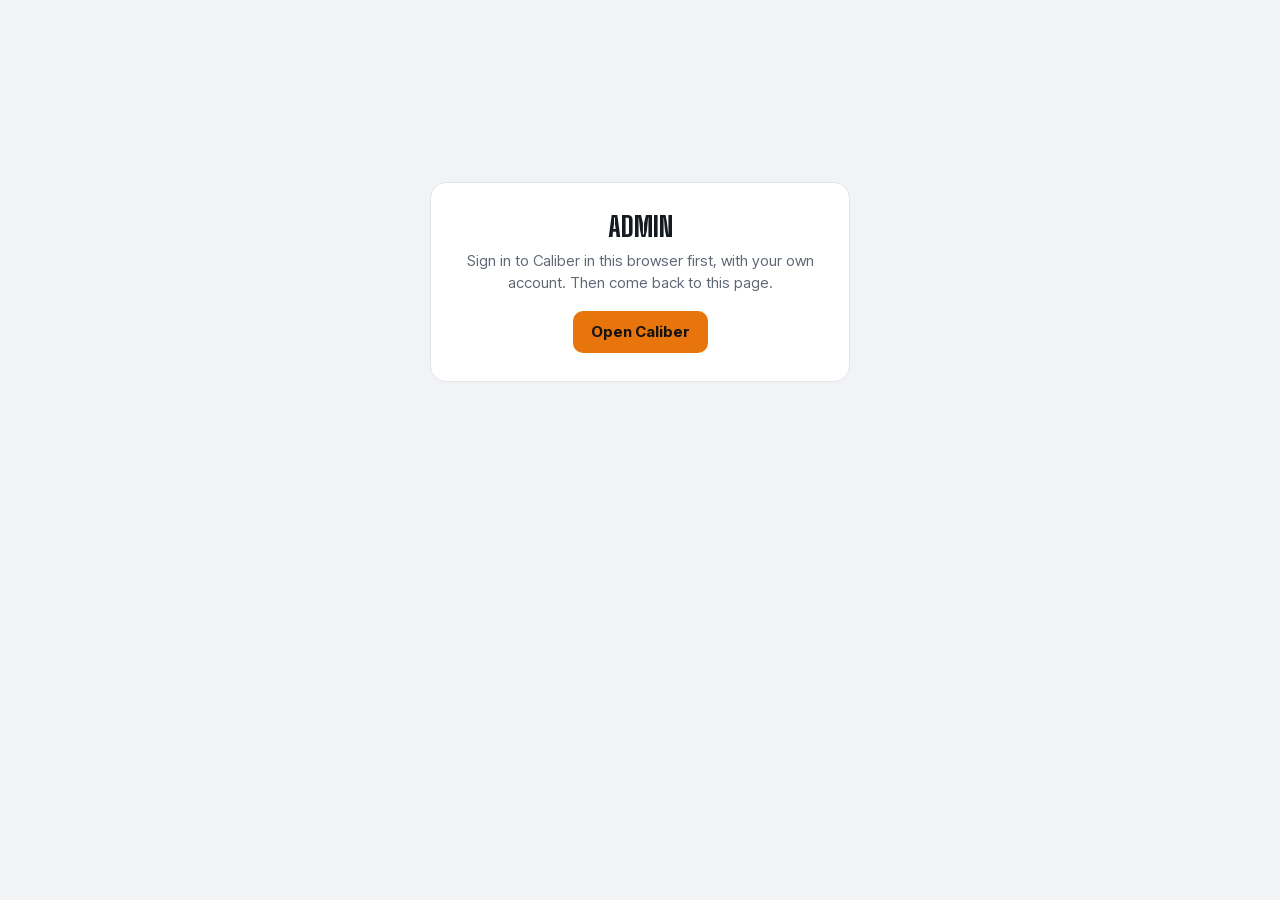
<file: admin.html>
<!doctype html>
<html lang="en">
<head>
<meta charset="utf-8">
<meta name="viewport" content="width=device-width, initial-scale=1, viewport-fit=cover">
<meta name="robots" content="noindex">
<title>Caliber – Admin</title>
<link rel="icon" href="icon-32.png" sizes="32x32">
<link href="fonts/fonts.css" rel="stylesheet">
<!-- The owner's admin page (docs/admin.md). Uses the web app's own sign-in (same browser), and reads everything
     through admin_overview() / admin_set_access() in supabase/migrations/20261104000000_admin.sql, and the Help
     section through admin_help() in 20261106000000_help_feedback.sql, which refuse anyone not listed in public.admins. build-companion.mjs fills in the Supabase config below. -->
<style>
  :root {
    --bg:#F2F3F5; --surface:#FFFFFF; --raised:#F6F7F9; --line:#E1E4E9; --text:#161A21; --muted:#5F6775; --faint:#9AA1AD;
    --accent:#E8740C; --accent-ink:#14110E; --good:#23935F; --warn:#B7830F; --bad:#D93B3B;
    color-scheme: light;
  }
  @media (prefers-color-scheme: dark) { :root:not([data-theme="light"]) {
    --bg:#171A20; --surface:#1F232B; --raised:#272C36; --line:#313744; --text:#EEEBE5; --muted:#9097A4; --faint:#5F6674;
    --accent:#FF8A1F; --good:#2FA36B; --warn:#EDB935; --bad:#E04848; color-scheme: dark; } }
  :root[data-theme="dark"] {
    --bg:#171A20; --surface:#1F232B; --raised:#272C36; --line:#313744; --text:#EEEBE5; --muted:#9097A4; --faint:#5F6674;
    --accent:#FF8A1F; --good:#2FA36B; --warn:#EDB935; --bad:#E04848; color-scheme: dark; }
  * { box-sizing: border-box; }
  body { margin: 0; background: var(--bg); color: var(--text); font: 15px/1.45 'Inter Tight', system-ui, -apple-system, sans-serif;
         padding: env(safe-area-inset-top, 0) 0 env(safe-area-inset-bottom, 0); }
  .wrap { max-width: 1100px; margin: 0 auto; padding: 20px 16px 48px; }
  header { display: flex; align-items: center; gap: 10px; margin-bottom: 18px; }
  .brand { font: 800 22px/1 'Big Shoulders Display', 'Arial Narrow', sans-serif; letter-spacing: .04em; display: flex; align-items: center; gap: 8px; }
  .brand svg { width: 22px; height: 22px; }
  .brand small { font: 600 13px/1 'Inter Tight', sans-serif; letter-spacing: 0; color: var(--muted); padding: 3px 8px; border: 1px solid var(--line); border-radius: 99px; }
  header .spacer { flex: 1; }
  .updated { color: var(--muted); font-size: 13px; }
  button { font: inherit; cursor: pointer; border: 0; border-radius: 10px; padding: 8px 14px; font-weight: 650; }
  .ghost { background: var(--surface); color: var(--text); border: 1px solid var(--line); }
  .primary { background: var(--accent); color: var(--accent-ink); }
  .danger { background: transparent; color: var(--bad); border: 1px solid var(--line); }
  button:disabled { opacity: .55; cursor: default; }
  h2 { font: 700 13px/1.2 'Inter Tight', sans-serif; text-transform: uppercase; letter-spacing: .08em; color: var(--muted); margin: 28px 0 10px; }
  .card { background: var(--surface); border: 1px solid var(--line); border-radius: 16px; }
  .tiles { display: grid; grid-template-columns: repeat(2, minmax(0, 1fr)); gap: 10px; }
  @media (min-width: 720px) { .tiles { grid-template-columns: repeat(4, minmax(0, 1fr)); } }
  .tile { padding: 14px 16px; }
  .tile .label { color: var(--muted); font-size: 13px; }
  .tile .value { font: 700 30px/1.1 'Barlow Semi Condensed', 'Inter Tight', sans-serif; margin-top: 4px; font-variant-numeric: tabular-nums; }
  .tile .sub { color: var(--muted); font-size: 12.5px; margin-top: 2px; }
  .tile.attention { border-color: var(--accent); }
  .chart { padding: 16px; }
  .chart .title { font-weight: 650; }
  .chart .note { color: var(--muted); font-size: 13px; }
  .bars { position: relative; display: flex; align-items: flex-end; gap: 6px; height: 140px; margin-top: 14px; border-bottom: 1px solid var(--line); }
  .bar { flex: 1; display: flex; flex-direction: column; justify-content: flex-end; height: 100%; position: relative; }
  .bar i { display: block; width: 100%; max-width: 26px; margin: 0 auto; background: var(--accent); border-radius: 4px 4px 0 0; min-height: 0; }
  .bar.zero i { background: none; }
  .bar:hover i, .bar:focus i { filter: brightness(1.12); }
  .bar .tip { position: absolute; bottom: calc(100% + 6px); left: 50%; transform: translateX(-50%); white-space: nowrap; background: var(--text); color: var(--bg);
              font-size: 12px; padding: 4px 8px; border-radius: 6px; pointer-events: none; opacity: 0; transition: opacity .1s; z-index: 2; }
  .bar:hover .tip, .bar:focus .tip { opacity: 1; }
  .axis { display: flex; gap: 6px; margin-top: 6px; color: var(--faint); font-size: 11px; }
  .axis span { flex: 1; text-align: center; overflow: hidden; }
  .pending { padding: 4px 0; }
  .pending .row { display: flex; align-items: center; gap: 10px; padding: 10px 16px; flex-wrap: wrap; }
  .pending .row + .row { border-top: 1px solid var(--line); }
  .pending .who { flex: 1 1 200px; min-width: 0; }
  .pending .who b { display: block; overflow-wrap: anywhere; }
  .pending .who span { color: var(--muted); font-size: 13px; }
  .empty { padding: 14px 16px; color: var(--muted); }
  .tools { display: flex; gap: 10px; align-items: center; flex-wrap: wrap; margin-bottom: 10px; }
  .tools input { flex: 1 1 220px; font: inherit; padding: 9px 12px; border-radius: 10px; border: 1px solid var(--line); background: var(--surface); color: var(--text); }
  .note { color: var(--muted); font-size: 13px; }
  .scroll { overflow-x: auto; -webkit-overflow-scrolling: touch; }
  table { border-collapse: collapse; width: 100%; min-width: 880px; font-size: 14px; }
  th, td { text-align: left; padding: 10px 12px; border-bottom: 1px solid var(--line); vertical-align: top; white-space: nowrap; }
  th { color: var(--muted); font-weight: 650; font-size: 12.5px; cursor: pointer; user-select: none; position: sticky; top: 0; background: var(--surface); }
  th[aria-sort] { color: var(--text); }
  td.num, th.num { text-align: right; font-variant-numeric: tabular-nums; }
  td .email { font-weight: 600; white-space: normal; overflow-wrap: anywhere; min-width: 190px; max-width: 260px; display: block; }
  td .nick { color: var(--muted); font-size: 12.5px; }
  tr:last-child td { border-bottom: 0; }
  .pill { display: inline-flex; align-items: center; gap: 5px; font-size: 12.5px; font-weight: 650; padding: 2px 8px; border-radius: 99px; border: 1px solid var(--line); }
  .pill::before { content: ''; width: 7px; height: 7px; border-radius: 50%; background: var(--faint); }
  .pill.approved::before { background: var(--good); } .pill.pending::before { background: var(--warn); } .pill.denied::before { background: var(--bad); }
  .muted { color: var(--muted); }
  .center { max-width: 420px; margin: 18vh auto 0; padding: 28px 24px; text-align: center; }
  .center h1 { font: 800 28px/1.1 'Big Shoulders Display', 'Arial Narrow', sans-serif; text-transform: uppercase; margin: 0 0 8px; }
  .center p { color: var(--muted); margin: 0 0 18px; }
  .center a.primary { display: inline-block; text-decoration: none; border-radius: 10px; padding: 10px 18px; font-weight: 700; }
  .waitlist div { padding: 9px 16px; display: flex; justify-content: space-between; gap: 10px; flex-wrap: wrap; }
  .waitlist div + div { border-top: 1px solid var(--line); }
  .help-grid { display: grid; gap: 10px; }
  @media (min-width: 720px) { .help-grid { grid-template-columns: minmax(0, 3fr) minmax(0, 2fr); align-items: start; } }
  .help-row { padding: 10px 16px; display: grid; grid-template-columns: minmax(0, 1fr) auto auto; gap: 4px 14px; align-items: baseline; }
  .help-row + .help-row { border-top: 1px solid var(--line); }
  .help-row .yes { color: var(--good); font-variant-numeric: tabular-nums; white-space: nowrap; }
  .help-row .no { color: var(--bad); font-variant-numeric: tabular-nums; white-space: nowrap; }
  .help-row small { grid-column: 1 / -1; color: var(--muted); font-size: 13px; overflow-wrap: anywhere; }
  .card-title { padding: 12px 16px 0; font-weight: 650; }
</style>
</head>
<body>
<div class="wrap" id="root"><p class="muted">Loading…</p></div>
<script src="vendor/supabase.js"></script>
<script>
(() => {
  const CFG = {"url":"https://xbapjmnnsnkaxelldkpl.supabase.co","publishableKey":"sb_publishable_FBcN60xU0nqNnNcfLijWGA_VDTeQEMU"};
  // same client settings as shell/auth.js on the web, so this page shares the app's sign-in
  const sb = window.supabase.createClient(CFG.url, CFG.publishableKey, {
    auth: { flowType: 'pkce', persistSession: true, autoRefreshToken: true, detectSessionInUrl: false },
  });
  const root = document.getElementById('root');
  const MARK = '<svg viewBox="0 0 100 100" aria-hidden="true"><path d="M80.95 77.87A41.65 41.65 0 1 1 80.95 22.13" fill="none" stroke="currentColor" stroke-width="16.7"/><circle cx="50" cy="50" r="19.3" fill="#FF8A1F"/></svg>';
  const esc = s => String(s ?? '').replace(/[&<>"']/g, c => ({ '&': '&amp;', '<': '&lt;', '>': '&gt;', '"': '&quot;', "'": '&#39;' }[c]));
  const DAY = 864e5;
  const ago = iso => {
    if (!iso) return '—';
    const d = (Date.now() - new Date(iso)) / DAY;
    if (d < 1 / 24) return 'just now';
    if (d < 1) return `${Math.round(d * 24)}h ago`;
    if (d < 30) return `${Math.round(d)}d ago`;
    return new Date(iso).toLocaleDateString('en-US', { month: 'short', day: 'numeric', year: d > 300 ? 'numeric' : undefined });
  };
  const date = iso => iso ? new Date(iso).toLocaleDateString('en-US', { month: 'short', day: 'numeric' }) : '—';
  const within = (iso, days) => iso && Date.now() - new Date(iso) < days * DAY;
  const PROVIDER = { email: 'Email link', google: 'Google', apple: 'Apple' };
  const VIA = { ios: 'iPhone', web: 'Web', existing: 'Before approvals' };

  function centered(title, text, link) {
    root.innerHTML = `<div class="card center"><h1>${esc(title)}</h1><p>${esc(text)}</p>${link ? `<a class="primary" href="${link[1]}">${esc(link[0])}</a>` : ''}</div>`;
  }

  let data = null, help = null, sortKey = 'last_active', sortDir = -1, query = '';

  async function load() {
    const { data: { session } } = await sb.auth.getSession();
    if (!session) return centered('Admin', 'Sign in to Caliber in this browser first, with your own account. Then come back to this page.', ['Open Caliber', './']);
    let res;
    try { res = await sb.rpc('admin_overview'); } catch (e) { res = { error: e }; }
    if (res.error) {
      const m = `${res.error.code} ${res.error.message}`;
      if (/not_admin/.test(m)) return centered('Not an admin', `${session.user.email} isn’t on the admin list. Sign in with your owner account.`, ['Open Caliber', './']);
      if (/PGRST202|admin_overview/.test(m)) return centered('Not set up yet', 'The admin functions aren’t in the database yet. Run supabase/migrations/20261104000000_admin.sql.');
      return centered('Can’t load', res.error.message || 'Check your connection and reload.');
    }
    data = res.data;
    try { res = await sb.rpc('admin_help'); } catch (e) { res = { error: e }; }
    help = res.error ? { error: `${res.error.code} ${res.error.message}` } : res.data;
    render(session);
  }

  function tile(label, value, sub, attention) {
    return `<div class="card tile${attention ? ' attention' : ''}"><div class="label">${esc(label)}</div><div class="value">${esc(value)}</div>${sub ? `<div class="sub">${esc(sub)}</div>` : ''}</div>`;
  }

  // Sign-ups per week, last 12 weeks (weeks start Monday)
  function weeks(users) {
    const start = d => { const x = new Date(d); x.setHours(0, 0, 0, 0); x.setDate(x.getDate() - ((x.getDay() + 6) % 7)); return x; };
    const now = start(Date.now()), out = [];
    for (let i = 11; i >= 0; i--) { const s = new Date(now); s.setDate(s.getDate() - i * 7); out.push({ start: s, n: 0 }); }
    for (const u of users) { const s = start(u.created_at).getTime(); const w = out.find(o => o.start.getTime() === s); if (w) w.n++; }
    return out;
  }

  function render(session) {
    const users = data.users;
    const pending = users.filter(u => u.access === 'pending');
    const active7 = users.filter(u => within(u.last_active, 7)).length, active30 = users.filter(u => within(u.last_active, 30)).length;
    const new7 = users.filter(u => within(u.created_at, 7)).length;
    const never = users.filter(u => !u.confirmed).length;
    const wk = weeks(users), max = Math.max(1, ...wk.map(w => w.n));
    root.innerHTML = `
      <header>
        <div class="brand">${MARK}CALIBER <small>Admin</small></div>
        <div class="spacer"></div>
        <span class="updated">Updated ${ago(data.generated_at)}</span>
        <button class="ghost" id="refresh">Refresh</button>
      </header>
      <div class="tiles">
        ${tile('Accounts', users.length, `${new7} new this week`)}
        ${tile('Active, last 7 days', active7, `${active30} in the last 30 days`)}
        ${tile('Workouts, last 7 days', data.workouts_7d, `${data.workouts_total} logged in all`)}
        ${tile('Waiting for approval', pending.length, pending.length ? 'Web sign-ups, below' : 'Nobody waiting', pending.length > 0)}
        ${tile('Never signed in', never, 'Asked for a link, never tapped it')}
        ${tile('Food entries', data.food_total, 'All time')}
        ${tile('Claude requests', data.ai_30d, 'Last 30 days')}
        ${tile('Waitlist', data.waitlist.length, `${data.requests_open} open exercise ${data.requests_open === 1 ? 'request' : 'requests'}`)}
      </div>

      <h2>Sign-ups by week</h2>
      <div class="card chart">
        <div class="title">New accounts per week</div><div class="note">Last 12 weeks, weeks start Monday. Hover or tap a bar for the count.</div>
        <div class="bars" role="img" aria-label="New accounts per week, last 12 weeks">
          ${wk.map(w => `<div class="bar${w.n ? '' : ' zero'}" tabindex="0"><i style="height:${(w.n / max) * 100}%"></i><span class="tip">Week of ${date(w.start)}: ${w.n} ${w.n === 1 ? 'account' : 'accounts'}</span></div>`).join('')}
        </div>
        <div class="axis">${wk.map((w, i) => `<span>${i % 2 ? '' : date(w.start)}</span>`).join('')}</div>
      </div>

      <h2>Waiting for approval</h2>
      ${pending.length ? '<p class="note">Approving here lets them in the next time they open Caliber, but doesn’t email them. The Approve link in your email does both.</p>' : ''}
      <div class="card pending">${pending.length ? pending.map(u => `
        <div class="row" data-id="${esc(u.id)}">
          <div class="who"><b>${esc(u.email)}</b><span>Asked ${ago(u.requested_at || u.created_at)} · ${esc(PROVIDER[u.provider] || u.provider)}</span></div>
          <button class="primary" data-act="approved">Approve</button><button class="danger" data-act="denied">Deny</button>
        </div>`).join('') : '<div class="empty">Nobody is waiting. New web sign-ups appear here and in your email.</div>'}
      </div>

      <h2>Accounts</h2>
      <div class="tools"><input id="q" type="search" placeholder="Search email or nickname" value="${esc(query)}" aria-label="Search accounts"></div>
      <p class="note">Plan: payments aren’t set up yet, so every account is on the free beta. This column will show each person’s subscription once in-app purchases are live.</p>
      <div class="card scroll"><table>
        <thead><tr>
          ${[['email', 'Account'], ['provider', 'Signs in with'], ['access', 'Web access'], ['plan', 'Plan'], ['created_at', 'Joined'], ['last_active', 'Last active'],
             ['workouts_30d', 'Workouts, 30 days', 1], ['workouts', 'Workouts, all', 1], ['food', 'Food', 1], ['weigh_ins', 'Weigh-ins', 1], ['friends', 'Friends', 1]]
            .map(([k, l, n]) => `<th data-k="${k}"${n ? ' class="num"' : ''}${sortKey === k ? ` aria-sort="${sortDir > 0 ? 'ascending' : 'descending'}"` : ''}>${l}${sortKey === k ? (sortDir > 0 ? ' ↑' : ' ↓') : ''}</th>`).join('')}
        </tr></thead>
        <tbody id="tbody"></tbody>
      </table></div>

      <h2>Help</h2>
      ${helpSection()}

      <h2>Waitlist</h2>
      <div class="card waitlist">${data.waitlist.length ? data.waitlist.map(w => `<div><span>${esc(w.email)}</span><span class="muted">${esc(w.source || '')} · ${date(w.created_at)}</span></div>`).join('') : '<div class="empty">No one on the waitlist yet.</div>'}</div>
      <p class="note" style="margin-top:24px">Signed in as ${esc(session.user.email)}. This page is only visible to accounts on the admin list.</p>`;
    table();
    document.getElementById('refresh').onclick = load;
    document.getElementById('q').oninput = e => { query = e.target.value; table(); };
    root.querySelectorAll('th[data-k]').forEach(th => th.onclick = () => {
      const k = th.dataset.k; if (sortKey === k) sortDir = -sortDir; else { sortKey = k; sortDir = /email|provider|access|plan/.test(k) ? 1 : -1; }
      render(session);
    });
    root.querySelectorAll('.pending button').forEach(b => b.onclick = () => decide(b));
  }

  // "Did this answer your question?" answers and searches that found nothing (Profile → Help in the app)
  const WHY = { screen: 'screen looks different', answer: 'didn’t answer the question', hard: 'hard to follow' };
  const article = id => { const t = String(id).replace(/-/g, ' '); return t[0].toUpperCase() + t.slice(1); };
  function helpSection() {
    if (!help || help.error) return /PGRST202|admin_help/.test(help && help.error || '')
      ? '<div class="card"><div class="empty">Not set up yet. Run supabase/migrations/20261106000000_help_feedback.sql.</div></div>'
      : `<div class="card"><div class="empty">Can’t load help feedback: ${esc(help && help.error || 'unknown error')}</div></div>`;
    const votes = help.articles.map(a => {
      const why = Object.keys(WHY).filter(k => a[k]).map(k => `${a[k]} said ${WHY[k]}`);
      const notes = a.notes.slice(0, 3).map(n => `“${esc(n.note)}”`);
      return `<div class="help-row"><span>${esc(article(a.article))}</span><span class="yes">${a.yes_count} yes</span><span class="no">${a.no_count} no</span>
        ${why.length || notes.length ? `<small>${[why.join(', '), notes.join(' ')].filter(Boolean).join(' · ')}</small>` : ''}</div>`;
    }).join('');
    const missed = help.no_match.map(m => `<div class="help-row"><span>${esc(m.query)}</span><span class="muted">${ago(m.last_at)}</span><span>${m.people} ${m.people === 1 ? 'person' : 'people'}</span></div>`).join('');
    return `<p class="note">Last ${help.days} days, from people signed in. Each person’s latest answer per article counts.</p>
      <div class="help-grid">
        <div class="card"><div class="card-title">Did this answer your question?</div>${votes || '<div class="empty">No answers yet. They appear at the bottom of every help article.</div>'}</div>
        <div class="card"><div class="card-title">Searches with no answer</div>${missed || '<div class="empty">None yet. When a search in Help finds nothing, it shows here.</div>'}</div>
      </div>`;
  }

  function table() {
    const q = query.trim().toLowerCase();
    const val = (u, k) => k === 'plan' ? 'beta' : k === 'access' ? (u.access || '') : u[k] ?? '';
    const rows = data.users.filter(u => !q || `${u.email} ${u.nickname || ''}`.toLowerCase().includes(q))
      .sort((a, b) => { const x = val(a, sortKey), y = val(b, sortKey); return (x > y ? 1 : x < y ? -1 : 0) * sortDir; });
    document.getElementById('tbody').innerHTML = rows.map(u => `<tr>
      <td><span class="email">${esc(u.email || '(no email)')}</span>${u.nickname ? `<span class="nick">${esc(u.nickname)}</span>` : ''}${u.is_admin ? ' <span class="nick">· admin</span>' : ''}</td>
      <td>${esc(PROVIDER[u.provider] || u.provider)}<div class="nick">${esc(VIA[u.via] || '')}</div></td>
      <td>${u.access ? `<span class="pill ${esc(u.access)}">${esc(u.access[0].toUpperCase() + u.access.slice(1))}</span>` : '<span class="muted">—</span>'}</td>
      <td>Free beta</td>
      <td>${date(u.created_at)}</td>
      <td>${u.confirmed ? ago(u.last_active) : '<span class="muted">Never signed in</span>'}</td>
      <td class="num">${u.workouts_30d}</td><td class="num">${u.workouts}</td><td class="num">${u.food}</td><td class="num">${u.weigh_ins}</td><td class="num">${u.friends}</td>
    </tr>`).join('') || '<tr><td colspan="11" class="muted">No accounts match.</td></tr>';
  }

  async function decide(btn) {
    const row = btn.closest('.row'), status = btn.dataset.act;
    row.querySelectorAll('button').forEach(b => b.disabled = true);
    let res;
    try { res = await sb.rpc('admin_set_access', { target: row.dataset.id, new_status: status }); } catch (e) { res = { error: e }; }
    if (res.error) { row.querySelectorAll('button').forEach(b => b.disabled = false); return alert(`Couldn’t save: ${res.error.message}`); }
    load();
  }

  load();
})();
</script>
</body>
</html>
</file>
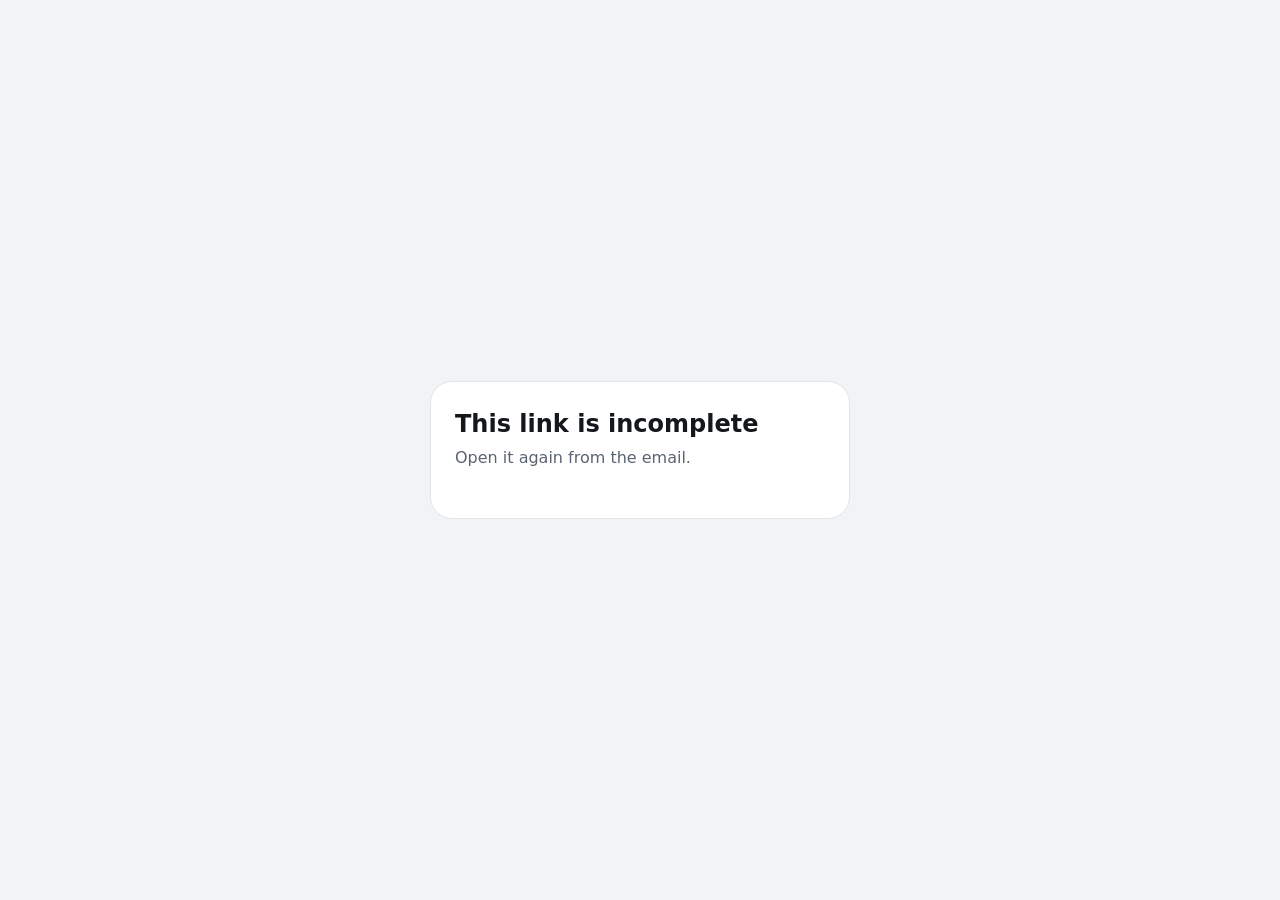
<file: approve.html>
<!doctype html>
<html lang="en">
<head>
<meta charset="utf-8">
<meta name="viewport" content="width=device-width, initial-scale=1">
<meta name="robots" content="noindex">
<title>Caliber – Web access</title>
<link rel="icon" href="icon-32.png" sizes="32x32">
<!-- Opened from the owner's "Web sign-up waiting" email (supabase/functions/web-access). Nothing is decided until
     the button is pressed, because mail scanners open links. build-companion.mjs fills in the Supabase config below. -->
<style>
  :root { --bg:#171A20; --surface:#1F232B; --line:#313744; --text:#F2EFE9; --muted:#9AA3B2; --accent:#FF8A1F; --warn:#FF6B5E; }
  @media (prefers-color-scheme: light) { :root { --bg:#F2F3F5; --surface:#FFFFFF; --line:#E1E4E9; --text:#14171C; --muted:#5B6472; } }
  * { box-sizing: border-box; }
  body { margin: 0; min-height: 100vh; display: grid; place-items: center; padding: 24px 16px;
         background: var(--bg); color: var(--text); font: 16px/1.5 -apple-system, BlinkMacSystemFont, "Inter Tight", system-ui, sans-serif; }
  main { width: 100%; max-width: 420px; background: var(--surface); border: 1px solid var(--line); border-radius: 22px; padding: 28px 24px; }
  h1 { font-size: 24px; line-height: 1.2; margin: 0 0 8px; }
  p { margin: 0 0 20px; color: var(--muted); }
  button { width: 100%; font: inherit; font-weight: 700; border: 0; border-radius: 14px; padding: 14px; cursor: pointer;
           background: var(--accent); color: #14110E; }
  button.deny { background: var(--warn); color: #fff; }
  button:disabled { opacity: .6; cursor: default; }
  .done { color: var(--text); }
</style>
</head>
<body>
<main>
  <h1 id="title">Web access</h1>
  <p id="sub">Checking the link…</p>
  <button id="go" hidden></button>
</main>
<script>
  const CFG = {"url":"https://xbapjmnnsnkaxelldkpl.supabase.co","publishableKey":"sb_publishable_FBcN60xU0nqNnNcfLijWGA_VDTeQEMU"};
  const q = new URLSearchParams(location.search);
  const decision = q.get('d'), user = q.get('u'), token = q.get('t');
  const title = document.getElementById('title'), sub = document.getElementById('sub'), go = document.getElementById('go');
  if (!['approve', 'deny'].includes(decision) || !user || !token) {
    title.textContent = 'This link is incomplete';
    sub.textContent = 'Open it again from the email.';
  } else {
    const approve = decision === 'approve';
    title.textContent = approve ? 'Approve this person?' : 'Deny this person?';
    sub.textContent = approve ? 'They can use Caliber on the web right away, and get an email saying so.'
      : 'They stay on the waiting screen. Nobody is emailed. You can approve them later from the same email.';
    go.textContent = approve ? 'Approve' : 'Deny';
    go.className = approve ? '' : 'deny';
    go.hidden = false;
    go.onclick = async () => {
      go.disabled = true; go.textContent = approve ? 'Approving…' : 'Denying…';
      try {
        const res = await fetch(`${CFG.url}/functions/v1/web-access`, {
          method: 'POST',
          headers: { apikey: CFG.publishableKey, 'Content-Type': 'application/json' },
          body: JSON.stringify({ action: 'decide', decision, user, token }),
        });
        const r = await res.json().catch(() => ({}));
        if (!res.ok) throw new Error(r.error === 'bad_link' ? 'This link isn’t valid. Open it again from the email.'
          : r.error === 'not_found' ? 'That account no longer exists.' : r.error || `HTTP ${res.status}`);
        title.textContent = r.status === 'approved' ? 'Approved' : 'Denied';
        sub.className = 'done';
        sub.textContent = r.status === 'approved'
          ? `${r.email} can use Caliber on the web.${r.already ? ' (They were already approved.)' : r.emailed ? ' They’ve been emailed.' : ' The email to them didn’t send, so let them know yourself.'}`
          : `${r.email} stays on the waiting screen.${r.already ? ' (They were already denied.)' : ''}`;
        go.hidden = true;
      } catch (e) {
        sub.textContent = String(e.message || e);
        go.disabled = false; go.textContent = approve ? 'Approve' : 'Deny';
      }
    };
  }
</script>
</body>
</html>
</file>
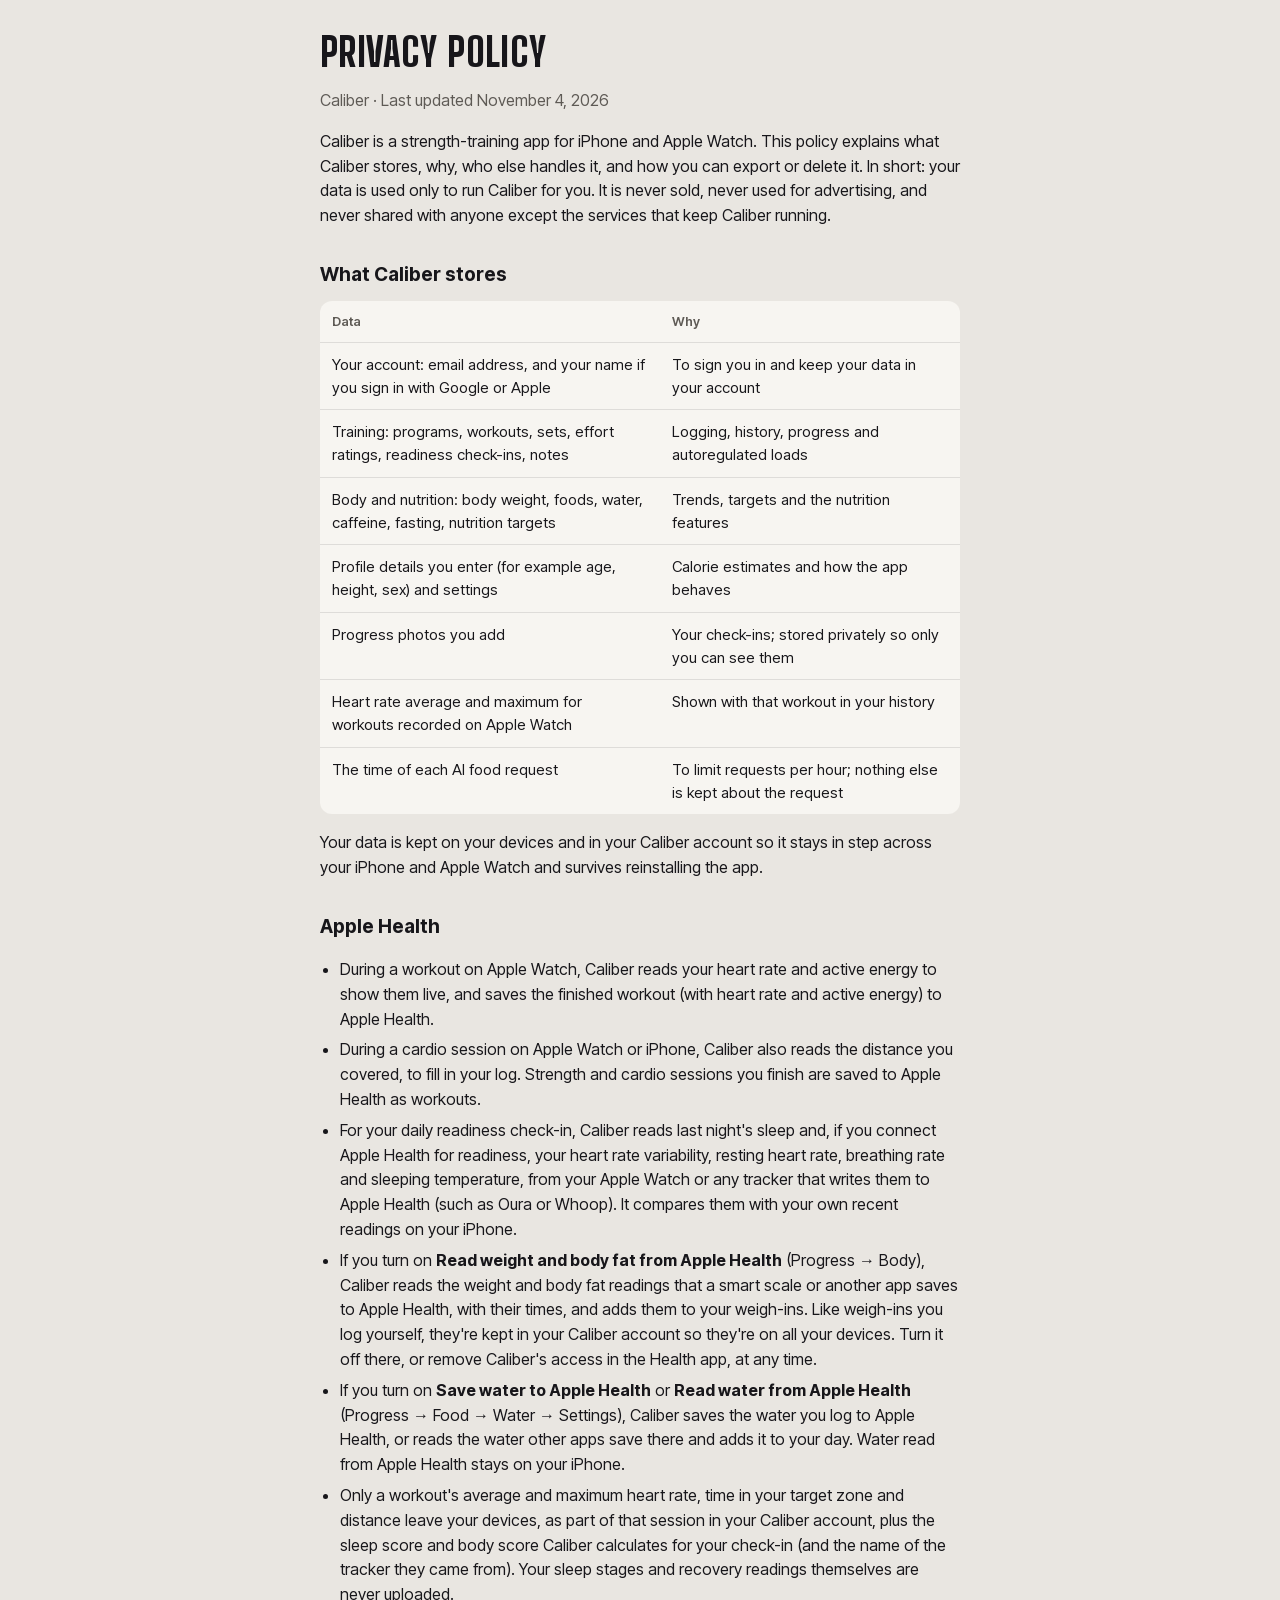
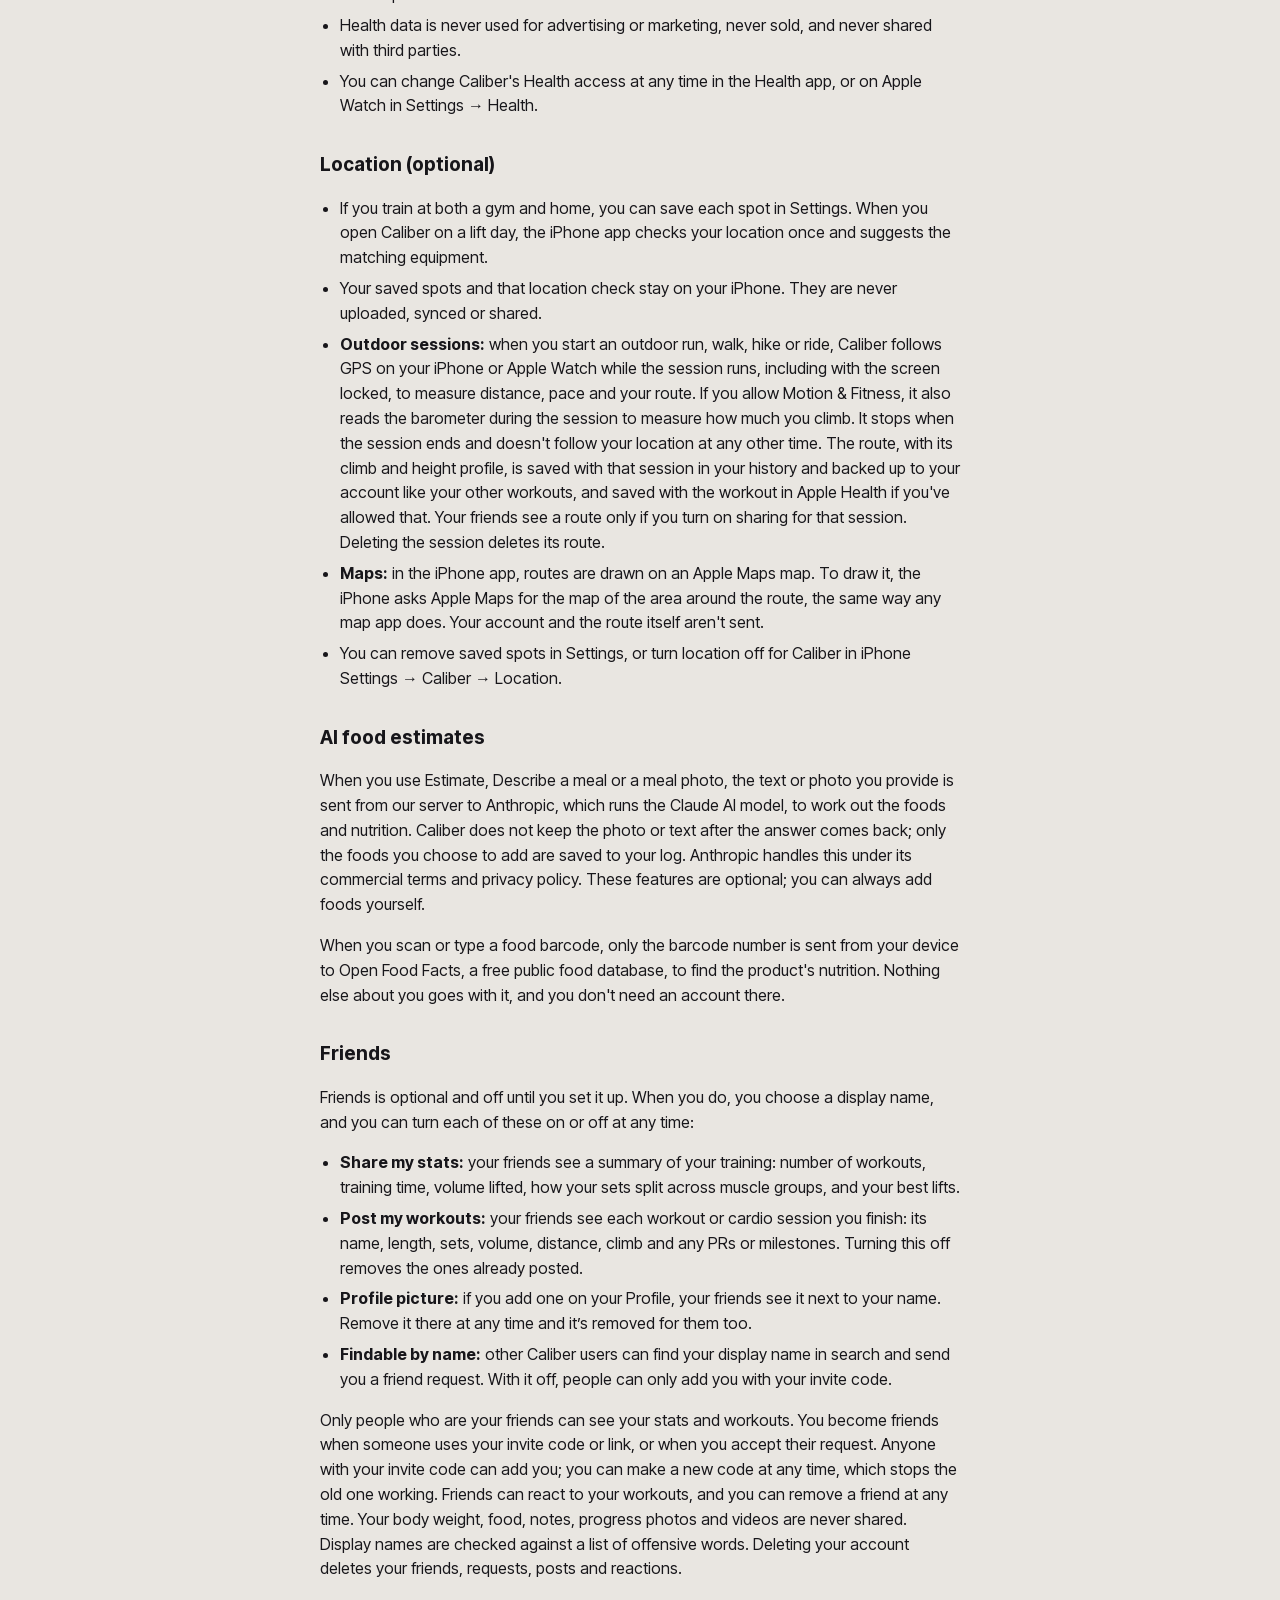
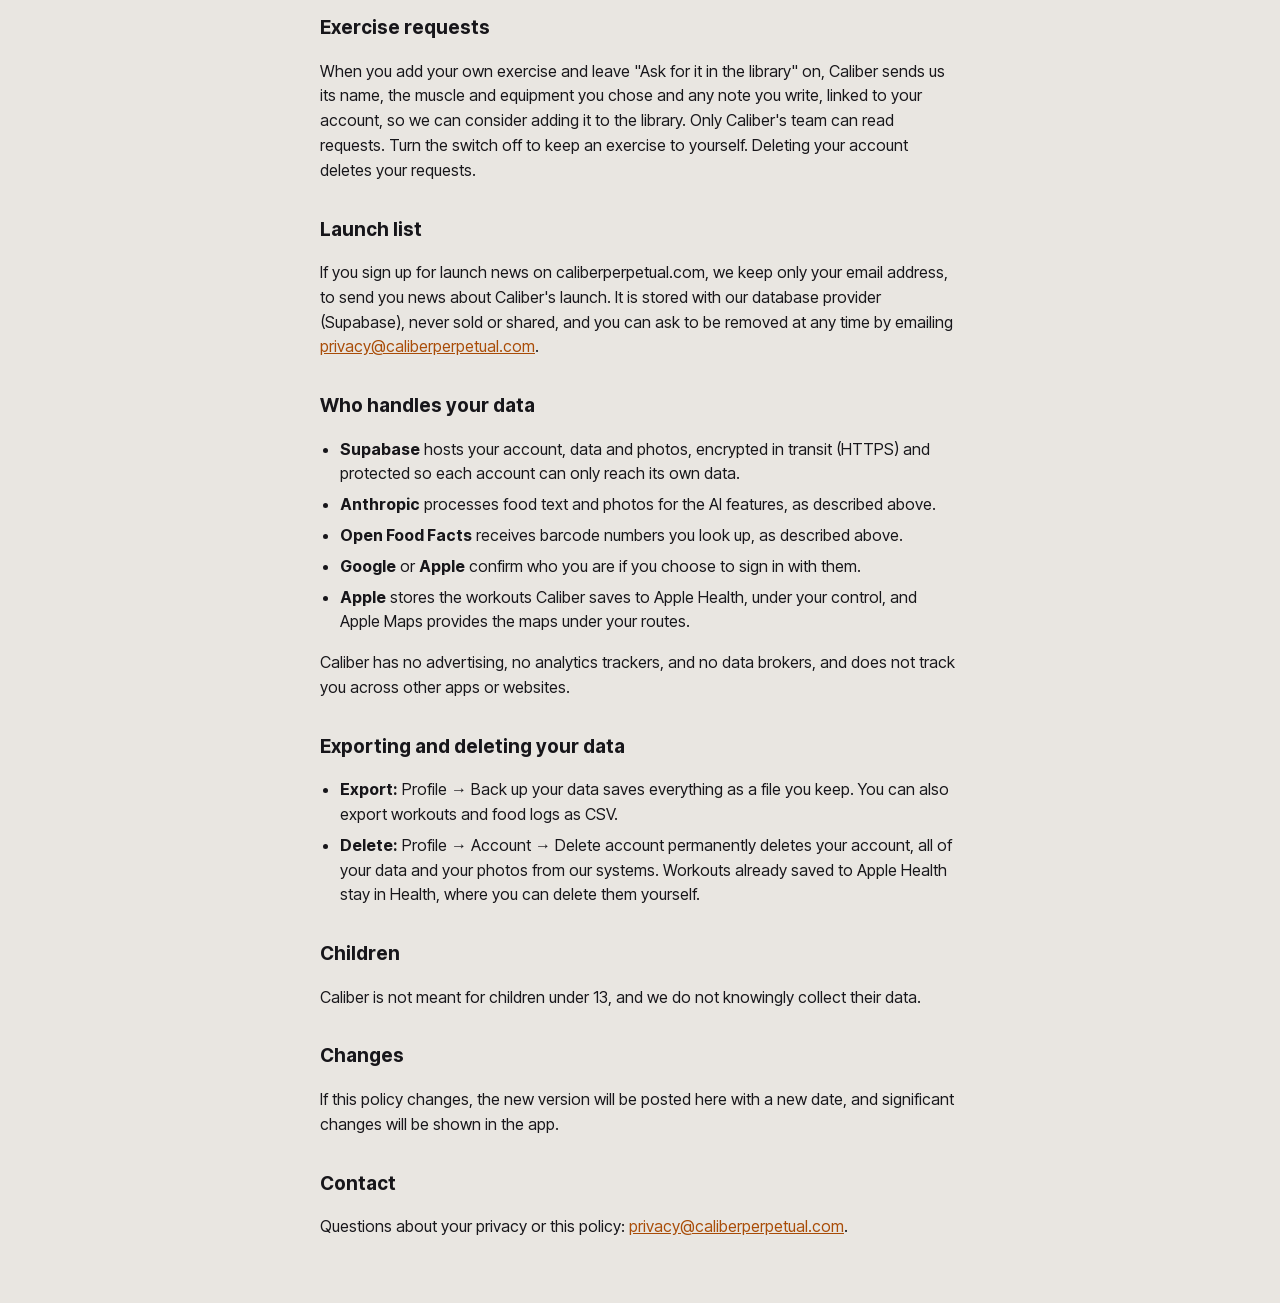
<file: privacy.html>
<!doctype html>
<html lang="en">
<head>
<meta charset="utf-8">
<meta name="viewport" content="width=device-width, initial-scale=1, viewport-fit=cover">
<title>Caliber Privacy Policy</title>
<!-- Caliber's privacy policy (CALIBER_HANDOFF.md 11). Bundled in the app (www/privacy.html) and meant to be
     hosted at a public URL for the App Store listing. Keep it in step with what the app actually does. -->
<link rel="stylesheet" href="fonts/fonts.css">
<script>
  // shown inside the app: match the app's light or dark theme (?theme=dark|light)
  const t = new URLSearchParams(location.search).get('theme');
  if (t) { document.documentElement.dataset.theme = t; document.documentElement.classList.add('embedded'); }
</script>
<style>
  :root{--bg:#E9E6E1;--surface:#F7F5F1;--text:#17161A;--muted:#5E5A55;--line:rgba(0,0,0,.1);--accent:#A94C07}
  @media (prefers-color-scheme:dark){:root:not([data-theme="light"]){--bg:#0C0D0F;--surface:#16181B;--text:#F2EFE9;--muted:#9A9EA5;--line:rgba(255,255,255,.09);--accent:#FF8A1F}}
  :root[data-theme="dark"]{--bg:#0C0D0F;--surface:#16181B;--text:#F2EFE9;--muted:#9A9EA5;--line:rgba(255,255,255,.09);--accent:#FF8A1F}
  *{box-sizing:border-box}
  body{margin:0;background:var(--bg);color:var(--text);font:16px/1.55 -apple-system,BlinkMacSystemFont,"Inter Tight","Segoe UI",sans-serif;-webkit-text-size-adjust:100%}
  main{max-width:680px;margin:0 auto;padding:calc(env(safe-area-inset-top,0px) + 32px) 20px calc(env(safe-area-inset-bottom,0px) + 48px)}
  .embedded main{padding:20px 18px 32px}
  h1{font:800 40px/1 "Big Shoulders Display",-apple-system,sans-serif;text-transform:uppercase;letter-spacing:.01em;margin:0 0 8px}
  h2{font-size:19px;margin:32px 0 8px}
  p,li{color:var(--text)}
  .muted{color:var(--muted)}
  ul{padding-left:20px}
  li{margin:6px 0}
  table{width:100%;border-collapse:collapse;margin:12px 0;font-size:15px;background:var(--surface);border-radius:12px;overflow:hidden}
  th,td{text-align:left;padding:10px 12px;border-top:1px solid var(--line);vertical-align:top}
  th{font-size:13px;color:var(--muted);font-weight:600;border-top:0}
  a{color:var(--accent)}
</style>
</head>
<body>
<main>
<h1>Privacy Policy</h1>
<p class="muted">Caliber · Last updated November 4, 2026</p>

<p>Caliber is a strength-training app for iPhone and Apple Watch. This policy explains what Caliber stores, why, who else handles it, and how you can export or delete it. In short: your data is used only to run Caliber for you. It is never sold, never used for advertising, and never shared with anyone except the services that keep Caliber running.</p>

<h2>What Caliber stores</h2>
<table>
  <tr><th>Data</th><th>Why</th></tr>
  <tr><td>Your account: email address, and your name if you sign in with Google or Apple</td><td>To sign you in and keep your data in your account</td></tr>
  <tr><td>Training: programs, workouts, sets, effort ratings, readiness check-ins, notes</td><td>Logging, history, progress and autoregulated loads</td></tr>
  <tr><td>Body and nutrition: body weight, foods, water, caffeine, fasting, nutrition targets</td><td>Trends, targets and the nutrition features</td></tr>
  <tr><td>Profile details you enter (for example age, height, sex) and settings</td><td>Calorie estimates and how the app behaves</td></tr>
  <tr><td>Progress photos you add</td><td>Your check-ins; stored privately so only you can see them</td></tr>
  <tr><td>Heart rate average and maximum for workouts recorded on Apple Watch</td><td>Shown with that workout in your history</td></tr>
  <tr><td>The time of each AI food request</td><td>To limit requests per hour; nothing else is kept about the request</td></tr>
</table>
<p>Your data is kept on your devices and in your Caliber account so it stays in step across your iPhone and Apple Watch and survives reinstalling the app.</p>

<h2>Apple Health</h2>
<ul>
  <li>During a workout on Apple Watch, Caliber reads your heart rate and active energy to show them live, and saves the finished workout (with heart rate and active energy) to Apple Health.</li>
  <li>During a cardio session on Apple Watch or iPhone, Caliber also reads the distance you covered, to fill in your log. Strength and cardio sessions you finish are saved to Apple Health as workouts.</li>
  <li>For your daily readiness check-in, Caliber reads last night's sleep and, if you connect Apple Health for readiness, your heart rate variability, resting heart rate, breathing rate and sleeping temperature, from your Apple Watch or any tracker that writes them to Apple Health (such as Oura or Whoop). It compares them with your own recent readings on your iPhone.</li>
  <li>If you turn on <b>Read weight and body fat from Apple Health</b> (Progress → Body), Caliber reads the weight and body fat readings that a smart scale or another app saves to Apple Health, with their times, and adds them to your weigh-ins. Like weigh-ins you log yourself, they're kept in your Caliber account so they're on all your devices. Turn it off there, or remove Caliber's access in the Health app, at any time.</li>
  <li>If you turn on <b>Save water to Apple Health</b> or <b>Read water from Apple Health</b> (Progress → Food → Water → Settings), Caliber saves the water you log to Apple Health, or reads the water other apps save there and adds it to your day. Water read from Apple Health stays on your iPhone.</li>
  <li>Only a workout's average and maximum heart rate, time in your target zone and distance leave your devices, as part of that session in your Caliber account, plus the sleep score and body score Caliber calculates for your check-in (and the name of the tracker they came from). Your sleep stages and recovery readings themselves are never uploaded.</li>
  <li>Health data is never used for advertising or marketing, never sold, and never shared with third parties.</li>
  <li>You can change Caliber's Health access at any time in the Health app, or on Apple Watch in Settings → Health.</li>
</ul>

<h2>Location (optional)</h2>
<ul>
  <li>If you train at both a gym and home, you can save each spot in Settings. When you open Caliber on a lift day, the iPhone app checks your location once and suggests the matching equipment.</li>
  <li>Your saved spots and that location check stay on your iPhone. They are never uploaded, synced or shared.</li>
  <li><b>Outdoor sessions:</b> when you start an outdoor run, walk, hike or ride, Caliber follows GPS on your iPhone or Apple Watch while the session runs, including with the screen locked, to measure distance, pace and your route. If you allow Motion &amp; Fitness, it also reads the barometer during the session to measure how much you climb. It stops when the session ends and doesn't follow your location at any other time. The route, with its climb and height profile, is saved with that session in your history and backed up to your account like your other workouts, and saved with the workout in Apple Health if you've allowed that. Your friends see a route only if you turn on sharing for that session. Deleting the session deletes its route.</li>
  <li><b>Maps:</b> in the iPhone app, routes are drawn on an Apple Maps map. To draw it, the iPhone asks Apple Maps for the map of the area around the route, the same way any map app does. Your account and the route itself aren't sent.</li>
  <li>You can remove saved spots in Settings, or turn location off for Caliber in iPhone Settings → Caliber → Location.</li>
</ul>

<h2>AI food estimates</h2>
<p>When you use Estimate, Describe a meal or a meal photo, the text or photo you provide is sent from our server to Anthropic, which runs the Claude AI model, to work out the foods and nutrition. Caliber does not keep the photo or text after the answer comes back; only the foods you choose to add are saved to your log. Anthropic handles this under its commercial terms and privacy policy. These features are optional; you can always add foods yourself.</p>
<p>When you scan or type a food barcode, only the barcode number is sent from your device to Open Food Facts, a free public food database, to find the product's nutrition. Nothing else about you goes with it, and you don't need an account there.</p>

<h2>Friends</h2>
<p>Friends is optional and off until you set it up. When you do, you choose a display name, and you can turn each of these on or off at any time:</p>
<ul>
<li><b>Share my stats:</b> your friends see a summary of your training: number of workouts, training time, volume lifted, how your sets split across muscle groups, and your best lifts.</li>
<li><b>Post my workouts:</b> your friends see each workout or cardio session you finish: its name, length, sets, volume, distance, climb and any PRs or milestones. Turning this off removes the ones already posted.</li>
<li><b>Profile picture:</b> if you add one on your Profile, your friends see it next to your name. Remove it there at any time and it’s removed for them too.</li>
<li><b>Findable by name:</b> other Caliber users can find your display name in search and send you a friend request. With it off, people can only add you with your invite code.</li>
</ul>
<p>Only people who are your friends can see your stats and workouts. You become friends when someone uses your invite code or link, or when you accept their request. Anyone with your invite code can add you; you can make a new code at any time, which stops the old one working. Friends can react to your workouts, and you can remove a friend at any time. Your body weight, food, notes, progress photos and videos are never shared. Display names are checked against a list of offensive words. Deleting your account deletes your friends, requests, posts and reactions.</p>

<h2>Exercise requests</h2>
<p>When you add your own exercise and leave "Ask for it in the library" on, Caliber sends us its name, the muscle and equipment you chose and any note you write, linked to your account, so we can consider adding it to the library. Only Caliber's team can read requests. Turn the switch off to keep an exercise to yourself. Deleting your account deletes your requests.</p>

<h2>Launch list</h2>
<p>If you sign up for launch news on caliberperpetual.com, we keep only your email address, to send you news about Caliber's launch. It is stored with our database provider (Supabase), never sold or shared, and you can ask to be removed at any time by emailing <a href="mailto:privacy@caliberperpetual.com">privacy@caliberperpetual.com</a>.</p>

<h2>Who handles your data</h2>
<ul>
  <li><b>Supabase</b> hosts your account, data and photos, encrypted in transit (HTTPS) and protected so each account can only reach its own data.</li>
  <li><b>Anthropic</b> processes food text and photos for the AI features, as described above.</li>
  <li><b>Open Food Facts</b> receives barcode numbers you look up, as described above.</li>
  <li><b>Google</b> or <b>Apple</b> confirm who you are if you choose to sign in with them.</li>
  <li><b>Apple</b> stores the workouts Caliber saves to Apple Health, under your control, and Apple Maps provides the maps under your routes.</li>
</ul>
<p>Caliber has no advertising, no analytics trackers, and no data brokers, and does not track you across other apps or websites.</p>

<h2>Exporting and deleting your data</h2>
<ul>
  <li><b>Export:</b> Profile → Back up your data saves everything as a file you keep. You can also export workouts and food logs as CSV.</li>
  <li><b>Delete:</b> Profile → Account → Delete account permanently deletes your account, all of your data and your photos from our systems. Workouts already saved to Apple Health stay in Health, where you can delete them yourself.</li>
</ul>

<h2>Children</h2>
<p>Caliber is not meant for children under 13, and we do not knowingly collect their data.</p>

<h2>Changes</h2>
<p>If this policy changes, the new version will be posted here with a new date, and significant changes will be shown in the app.</p>

<h2>Contact</h2>
<p>Questions about your privacy or this policy: <a id="contact" href="mailto:privacy@caliberperpetual.com">privacy@caliberperpetual.com</a>.</p>
</main>
</body>
</html>
</file>
<file: fonts/fonts.css>
/* Caliber fonts, bundled from Google Fonts (OFL). Latin and Latin Extended subsets only. */
/* latin-ext */
@font-face {
  font-family: 'Barlow Semi Condensed';
  font-style: normal;
  font-weight: 500;
  font-display: swap;
  src: url(BarlowSemiCondensed-500-latin-ext.woff2) format('woff2');
  unicode-range: U+0100-02BA, U+02BD-02C5, U+02C7-02CC, U+02CE-02D7, U+02DD-02FF, U+0304, U+0308, U+0329, U+1D00-1DBF, U+1E00-1E9F, U+1EF2-1EFF, U+2020, U+20A0-20AB, U+20AD-20C4, U+2113, U+2C60-2C7F, U+A720-A7FF;
}
/* latin */
@font-face {
  font-family: 'Barlow Semi Condensed';
  font-style: normal;
  font-weight: 500;
  font-display: swap;
  src: url(BarlowSemiCondensed-500-latin.woff2) format('woff2');
  unicode-range: U+0000-00FF, U+0131, U+0152-0153, U+02BB-02BC, U+02C6, U+02DA, U+02DC, U+0304, U+0308, U+0329, U+2000-206F, U+20AC, U+2122, U+2191, U+2193, U+2212, U+2215, U+FEFF, U+FFFD;
}
/* latin-ext */
@font-face {
  font-family: 'Barlow Semi Condensed';
  font-style: normal;
  font-weight: 600;
  font-display: swap;
  src: url(BarlowSemiCondensed-600-latin-ext.woff2) format('woff2');
  unicode-range: U+0100-02BA, U+02BD-02C5, U+02C7-02CC, U+02CE-02D7, U+02DD-02FF, U+0304, U+0308, U+0329, U+1D00-1DBF, U+1E00-1E9F, U+1EF2-1EFF, U+2020, U+20A0-20AB, U+20AD-20C4, U+2113, U+2C60-2C7F, U+A720-A7FF;
}
/* latin */
@font-face {
  font-family: 'Barlow Semi Condensed';
  font-style: normal;
  font-weight: 600;
  font-display: swap;
  src: url(BarlowSemiCondensed-600-latin.woff2) format('woff2');
  unicode-range: U+0000-00FF, U+0131, U+0152-0153, U+02BB-02BC, U+02C6, U+02DA, U+02DC, U+0304, U+0308, U+0329, U+2000-206F, U+20AC, U+2122, U+2191, U+2193, U+2212, U+2215, U+FEFF, U+FFFD;
}
/* latin-ext */
@font-face {
  font-family: 'Barlow Semi Condensed';
  font-style: normal;
  font-weight: 700;
  font-display: swap;
  src: url(BarlowSemiCondensed-700-latin-ext.woff2) format('woff2');
  unicode-range: U+0100-02BA, U+02BD-02C5, U+02C7-02CC, U+02CE-02D7, U+02DD-02FF, U+0304, U+0308, U+0329, U+1D00-1DBF, U+1E00-1E9F, U+1EF2-1EFF, U+2020, U+20A0-20AB, U+20AD-20C4, U+2113, U+2C60-2C7F, U+A720-A7FF;
}
/* latin */
@font-face {
  font-family: 'Barlow Semi Condensed';
  font-style: normal;
  font-weight: 700;
  font-display: swap;
  src: url(BarlowSemiCondensed-700-latin.woff2) format('woff2');
  unicode-range: U+0000-00FF, U+0131, U+0152-0153, U+02BB-02BC, U+02C6, U+02DA, U+02DC, U+0304, U+0308, U+0329, U+2000-206F, U+20AC, U+2122, U+2191, U+2193, U+2212, U+2215, U+FEFF, U+FFFD;
}
/* latin-ext */
@font-face {
  font-family: 'Big Shoulders Display';
  font-style: normal;
  font-weight: 700;
  font-display: swap;
  src: url(BigShouldersDisplay-700-latin-ext.woff2) format('woff2');
  unicode-range: U+0100-02BA, U+02BD-02C5, U+02C7-02CC, U+02CE-02D7, U+02DD-02FF, U+0304, U+0308, U+0329, U+1D00-1DBF, U+1E00-1E9F, U+1EF2-1EFF, U+2020, U+20A0-20AB, U+20AD-20C4, U+2113, U+2C60-2C7F, U+A720-A7FF;
}
/* latin */
@font-face {
  font-family: 'Big Shoulders Display';
  font-style: normal;
  font-weight: 700;
  font-display: swap;
  src: url(BigShouldersDisplay-700-latin.woff2) format('woff2');
  unicode-range: U+0000-00FF, U+0131, U+0152-0153, U+02BB-02BC, U+02C6, U+02DA, U+02DC, U+0304, U+0308, U+0329, U+2000-206F, U+20AC, U+2122, U+2191, U+2193, U+2212, U+2215, U+FEFF, U+FFFD;
}
/* latin-ext */
@font-face {
  font-family: 'Big Shoulders Display';
  font-style: normal;
  font-weight: 800;
  font-display: swap;
  src: url(BigShouldersDisplay-800-latin-ext.woff2) format('woff2');
  unicode-range: U+0100-02BA, U+02BD-02C5, U+02C7-02CC, U+02CE-02D7, U+02DD-02FF, U+0304, U+0308, U+0329, U+1D00-1DBF, U+1E00-1E9F, U+1EF2-1EFF, U+2020, U+20A0-20AB, U+20AD-20C4, U+2113, U+2C60-2C7F, U+A720-A7FF;
}
/* latin */
@font-face {
  font-family: 'Big Shoulders Display';
  font-style: normal;
  font-weight: 800;
  font-display: swap;
  src: url(BigShouldersDisplay-800-latin.woff2) format('woff2');
  unicode-range: U+0000-00FF, U+0131, U+0152-0153, U+02BB-02BC, U+02C6, U+02DA, U+02DC, U+0304, U+0308, U+0329, U+2000-206F, U+20AC, U+2122, U+2191, U+2193, U+2212, U+2215, U+FEFF, U+FFFD;
}
/* latin-ext */
@font-face {
  font-family: 'Inter Tight';
  font-style: normal;
  font-weight: 400 800;
  font-display: swap;
  src: url(InterTight-400-800-latin-ext.woff2) format('woff2');
  unicode-range: U+0100-02BA, U+02BD-02C5, U+02C7-02CC, U+02CE-02D7, U+02DD-02FF, U+0304, U+0308, U+0329, U+1D00-1DBF, U+1E00-1E9F, U+1EF2-1EFF, U+2020, U+20A0-20AB, U+20AD-20C4, U+2113, U+2C60-2C7F, U+A720-A7FF;
}
/* latin */
@font-face {
  font-family: 'Inter Tight';
  font-style: normal;
  font-weight: 400 800;
  font-display: swap;
  src: url(InterTight-400-800-latin.woff2) format('woff2');
  unicode-range: U+0000-00FF, U+0131, U+0152-0153, U+02BB-02BC, U+02C6, U+02DA, U+02DC, U+0304, U+0308, U+0329, U+2000-206F, U+20AC, U+2122, U+2191, U+2193, U+2212, U+2215, U+FEFF, U+FFFD;
}
</file>
